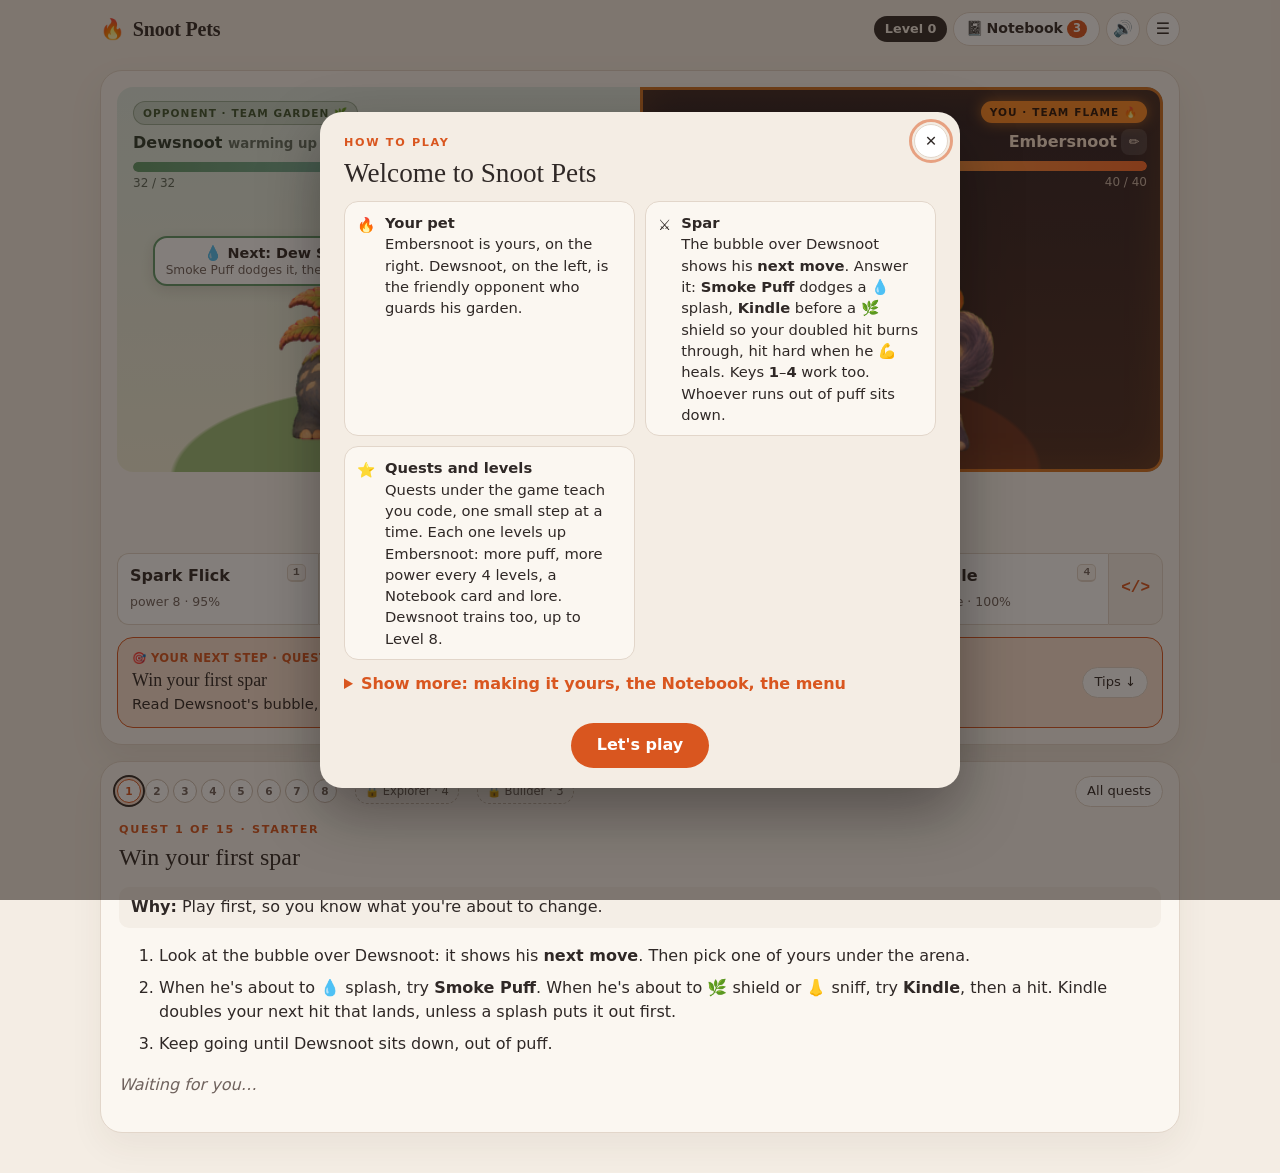
<file: index.html>
<!doctype html>
<html lang="en">
<head>
  <meta charset="utf-8">
  <meta name="viewport" content="width=device-width, initial-scale=1">
  <meta name="robots" content="noindex, nofollow">
  <title>Snoot Pets</title>
  <link rel="icon" href="data:image/svg+xml,<svg xmlns='http://www.w3.org/2000/svg' viewBox='0 0 100 100'><text y='.9em' font-size='90'>🔥</text></svg>">
  <link rel="stylesheet" href="game-parts/styles.css">
  <!-- This tiny script listens for typos in YOUR files (my-… and practice/…),
       so the red bar can say which file and line has the problem. -->
  <script>
    window.SNOOT_ERRORS = [];
    window.addEventListener("error", function (e) {
      var edited = (window.SNOOT_EDITED || {})[e.filename];          // a file you changed in the online editor
      var m = edited ? [0, edited] : String(e.filename || "").match(/(my-[a-z-]+\.js|practice\/[a-z-]+\.js)$/);
      if (m) window.SNOOT_ERRORS.push({ file: m[1], line: e.lineno, message: e.message });
    });
  </script>
</head>
<body>
  <main class="shell">
    <!-- TOP BAR: just the essentials. Everything else lives in the ☰ menu. -->
    <header class="top">
      <div class="brand"><span aria-hidden="true">🔥</span> Snoot Pets</div>
      <nav class="top-actions">
        <span class="level" id="level">Level 0</span>
        <button type="button" class="top-btn" id="notebook-open" aria-label="Notebook">📓<span class="top-label"> Notebook</span><span class="nb-count" id="nb-count"></span></button>
        <button type="button" class="top-btn icon" id="sound-toggle" aria-pressed="true" aria-label="Sound on">🔊</button>
        <button type="button" class="top-btn icon" id="more-open" aria-label="Menu">☰</button>
      </nav>
    </header>

    <!-- Only shows when something needs your attention (or right after a change worked). -->
    <div id="checker" class="checker" role="status" aria-live="polite" hidden></div>

    <section class="arena-card" aria-label="Battle arena">
      <div class="arena" id="arena">
        <!-- LEFT: the opponent -->
        <div class="side side-dew">
          <span class="team-badge badge-them">OPPONENT · TEAM GARDEN 🌿</span>
          <div class="nameplate">
            <span>Dewsnoot <small id="dew-level">gentle</small></span>
            <span class="tags"><span class="tag" id="dew-shield" hidden>fern shield</span><span class="tag" id="dew-scent" hidden>has your scent</span></span>
          </div>
          <div class="bar"><div class="fill fill-dew" id="dew-bar"></div></div>
          <span class="puff" id="dew-puff">30 / 30</span>
          <div class="dew-stage">
            <!-- Dewsnoot's next move. It never lies: what it shows is what he does. -->
            <div class="intent" id="dew-intent" role="status" aria-live="polite" hidden></div>
            <div class="dew-mover" id="dew-mover">
              <div class="shield-bubble" id="shield-bubble" hidden></div>
              <div class="dew-scale"><div class="dew-sprite" id="dew-sprite" role="img" aria-label="Dewsnoot, the opponent: a slate-blue garden creature with a fern fan"></div></div>
            </div>
          </div>
        </div>
        <!-- RIGHT: your pet -->
        <div class="side side-ember">
          <span class="team-badge badge-you" id="badge-you">YOU · TEAM FLAME 🔥</span>
          <div class="nameplate">
            <span class="name-wrap"><span class="pet-name">Embersnoot</span><button type="button" class="rename-btn" id="rename-open" title="Try a new name" aria-label="Try a new name">✏️</button></span>
            <span class="tag" id="ember-charged" hidden>kindled ×2</span>
          </div>
          <div class="bar"><div class="fill fill-ember" id="ember-bar"></div></div>
          <span class="puff" id="ember-puff">40 / 40</span>
          <canvas id="ember-canvas" class="ember-canvas" role="img" aria-label="Your pet: a painted fire creature with a crown of flames, a soot mask and a flame-tipped tail"></canvas>
          <!-- Try a new name: a preview, plus the line to paste into my-embersnoot.js -->
          <div class="rename-pop" id="rename-pop" hidden>
            <label for="rename-input"><b>Try a new name</b></label>
            <input id="rename-input" maxlength="18" autocomplete="off">
            <p class="small">This is a preview. To keep it, put this line in <code>my-embersnoot.js</code> (replace the <code>name:</code> line), then save ⌘S and reload ⌘R:</p>
            <pre class="rename-line"><code id="rename-line"></code></pre>
            <div class="rename-actions"><button type="button" class="primary" id="rename-copy">Copy line</button><button type="button" class="chip" id="rename-close">Done</button></div>
          </div>
        </div>
        <div class="action-banner" id="action-banner" aria-hidden="true"></div>
        <div class="fx" id="fx" aria-hidden="true"></div>
      </div>

      <p class="battle-log" id="battle-log" role="status" aria-live="polite">Getting ready…</p>
      <div class="moves" id="moves"></div>
      <div class="arena-foot"><button type="button" class="primary" id="rematch" hidden>Spar again</button></div>
      <!-- 🎯 YOUR NEXT STEP: the current quest and what to do now, always in view. -->
      <div class="next-step" id="next-step" role="region" aria-label="Your next step" hidden></div>
      <div class="save-reminder" id="save-reminder" role="status" hidden></div>
    </section>

    <section class="peek" id="peek" hidden aria-labelledby="peek-title">
      <div class="peek-head"><h2 id="peek-title">Code</h2><button type="button" class="chip" id="peek-close">Close</button></div>
      <pre class="peek-code"><code id="peek-code"></code></pre>
      <p class="eyebrow">WHAT EACH PIECE MEANS</p>
      <ul class="peek-notes" id="peek-notes"></ul>
      <p class="peek-try" id="peek-try"></p>
    </section>

    <!-- QUESTS: one at a time, right under the game. -->
    <section class="questbar" aria-label="Quests">
      <div class="qb-head">
        <div class="qb-dots" id="quest-dots" aria-label="Quest progress"></div>
        <button type="button" class="chip" id="all-quests-toggle" aria-expanded="false">All quests</button>
      </div>
      <div class="quest-card" id="quest-card"></div>
      <div class="all-quests" id="all-quests" hidden>
        <ol class="quest-list" id="quest-list"></ol>
        <div class="my-quests" id="my-quests" hidden></div>
        <p class="small">Each quest levels up <span class="pet-name">Embersnoot</span>: a little more puff and, every 4 levels, more power. It also unlocks a 📓 Notebook card. Dewsnoot gets tougher up to Level 8.</p>
      </div>
    </section>
  </main>

  <!-- ☰ MENU: the extras, out of the way of the game -->
  <aside class="drawer" id="more" hidden aria-labelledby="more-title">
    <div class="nb-head"><h2 id="more-title">☰ Menu</h2><button type="button" class="chip" id="more-close">Close</button></div>
    <div class="menu-block">
      <p class="eyebrow">YOUR FILES</p>
      <p id="menu-status">✓ Your files look good.</p>
      <p class="small">🔥 Your pet lives in <code>my-embersnoot.js</code>. <span class="local-only">Change it any time: save ⌘S, then reload ⌘R.</span></p>
      <p id="menu-edit" hidden><button type="button" class="chip" id="menu-edit-btn">✏️ Edit code</button> <span class="small">change your pet right here</span></p>
      <p class="small preview-note" id="preview-banner" hidden>🌐 You're playing online. Your code changes are kept in this browser only.</p>
    </div>
    <div class="menu-block">
      <p class="eyebrow">SPARRING</p>
      <p class="small">How tough is Dewsnoot?</p>
      <div class="menu-chips diff-chips" id="diff-chips" role="radiogroup" aria-label="Difficulty">
        <button type="button" class="chip" data-diff="gentle" role="radio">Gentle</button>
        <button type="button" class="chip" data-diff="normal" role="radio">Normal</button>
        <button type="button" class="chip" data-diff="fierce" role="radio">Fierce</button>
      </div>
      <p class="small" id="diff-note"></p>
      <p class="record" id="record"></p>
      <p class="small">Keys: press <kbd>1</kbd>–<kbd>4</kbd> to pick a move.</p>
    </div>
    <div class="menu-block">
      <p class="eyebrow">BEHIND THE SCENES</p>
      <p class="small">See the code that makes each part work:</p>
      <div class="menu-chips">
        <button type="button" class="chip" data-peek="bar">The puff bar</button>
        <button type="button" class="chip" data-peek="dew">Dewsnoot's moves</button>
        <button type="button" class="chip" data-peek="checker">The green/red bar</button>
      </div>
      <p class="small">Each move button also has its own <b>&lt;/&gt;</b>.</p>
    </div>
    <div class="menu-block">
      <p class="eyebrow">MORE</p>
      <p><button type="button" class="chip" id="howto-open">❓ How to play</button></p>
      <p><a href="guide.html">📖 Read the full guide</a></p>
      <p><button type="button" class="chip" id="start-over">Start over</button> <span class="small">wipes quests, level and wins</span></p>
    </div>
  </aside>

  <!-- The Notebook: slides in from the right -->
  <aside class="notebook" id="notebook" hidden aria-labelledby="nb-title">
    <div class="nb-head">
      <div><p class="eyebrow">WHAT I'VE LEARNED</p><h2 id="nb-title">📓 Notebook</h2></div>
      <button type="button" class="chip" id="notebook-close">Close</button>
    </div>
    <p class="small">One idea per card. Use Next and Back, or the ← → keys. Quests unlock new cards, and each learning chapter ends with one quick question.</p>
    <div class="nb-tabs" id="nb-tabs"></div>
    <article class="nb-card" id="nb-card"></article>
    <div class="nb-nav">
      <button type="button" class="chip" id="nb-back">← Back</button>
      <div class="nb-dots" id="nb-dots" aria-hidden="true"></div>
      <button type="button" class="primary" id="nb-next">Next →</button>
    </div>
  </aside>

  <!-- POP-UP: "How to play" and short intros. Closes with ✕, Esc, or a click outside. -->
  <!-- ✏️ CODE EDITOR: online only. Change your files right in the game. -->
  <aside class="editor" id="editor" hidden aria-labelledby="ed-title">
    <div class="nb-head">
      <div><p class="eyebrow">YOUR CODE</p><h2 id="ed-title">✏️ Edit code</h2></div>
      <button type="button" class="chip" id="ed-close">Close</button>
    </div>
    <label class="small" for="ed-file">File</label>
    <select id="ed-file" class="ed-file"></select>
    <div class="ed-box">
      <pre class="ed-gutter" id="ed-gutter" aria-hidden="true"></pre>
      <textarea id="ed-text" class="ed-text" spellcheck="false" autocomplete="off" autocorrect="off" autocapitalize="off" aria-label="Code"></textarea>
    </div>
    <p class="small" id="ed-status"></p>
    <div class="ed-actions">
      <button type="button" class="primary" id="ed-save">Save &amp; run</button>
      <button type="button" class="chip" id="ed-undo">Undo my typing</button>
      <button type="button" class="chip" id="ed-reset" hidden>Reset to original</button>
    </div>
    <p class="small">Change a word or number, then <b>Save &amp; run</b>. A <b>green</b> bar means it worked; a <b>red</b> one says which line to fix. Your version stays in this browser only.</p>
  </aside>

  <div class="modal-backdrop" id="modal" hidden>
    <div class="modal" role="dialog" aria-modal="true" aria-labelledby="modal-title">
      <button type="button" class="modal-x" id="modal-x" aria-label="Close">✕</button>
      <div id="modal-body"></div>
    </div>
  </div>

  <div class="toast" id="toast" role="status" aria-live="polite" hidden></div>

  <!-- The order matters: your pet's settings load first, then the game parts that use them. -->
  <!-- YOUR files. On your computer, the game reads them straight from the folder.
       Online, if you changed one in the game's ✏️ code editor, your version
       (kept in this browser) runs instead of the original. -->
  <script>
    (function () {
      var files = ["my-embersnoot.js", "my-lore.js", "my-quests.js", "practice/bug-hunt.js", "practice/my-functions.js"];
      var online = location.protocol !== "file:";
      window.SNOOT_EDITED = {};
      files.forEach(function (f) {
        var code = null;
        if (online) { try { code = localStorage.getItem("snoot-code:" + f); } catch (e) {} }
        var src = f;
        if (code != null) { src = URL.createObjectURL(new Blob([code], { type: "text/javascript" })); window.SNOOT_EDITED[src] = f; }
        document.write('<script src="' + src + '"><\/script>');
      });
    })();
  </script>
  <script src="game-parts/checker.js"></script>
  <script src="game-parts/sounds.js"></script>
  <script src="game-parts/notebook.js"></script>
  <script src="game-parts/embersnoot.js"></script>
  <script src="game-parts/dewsnoot.js"></script>
  <script src="game-parts/battle.js"></script>
  <script src="game-parts/editor.js"></script>
  <script src="game-parts/lessons.js"></script>
</body>
</html>
</file>
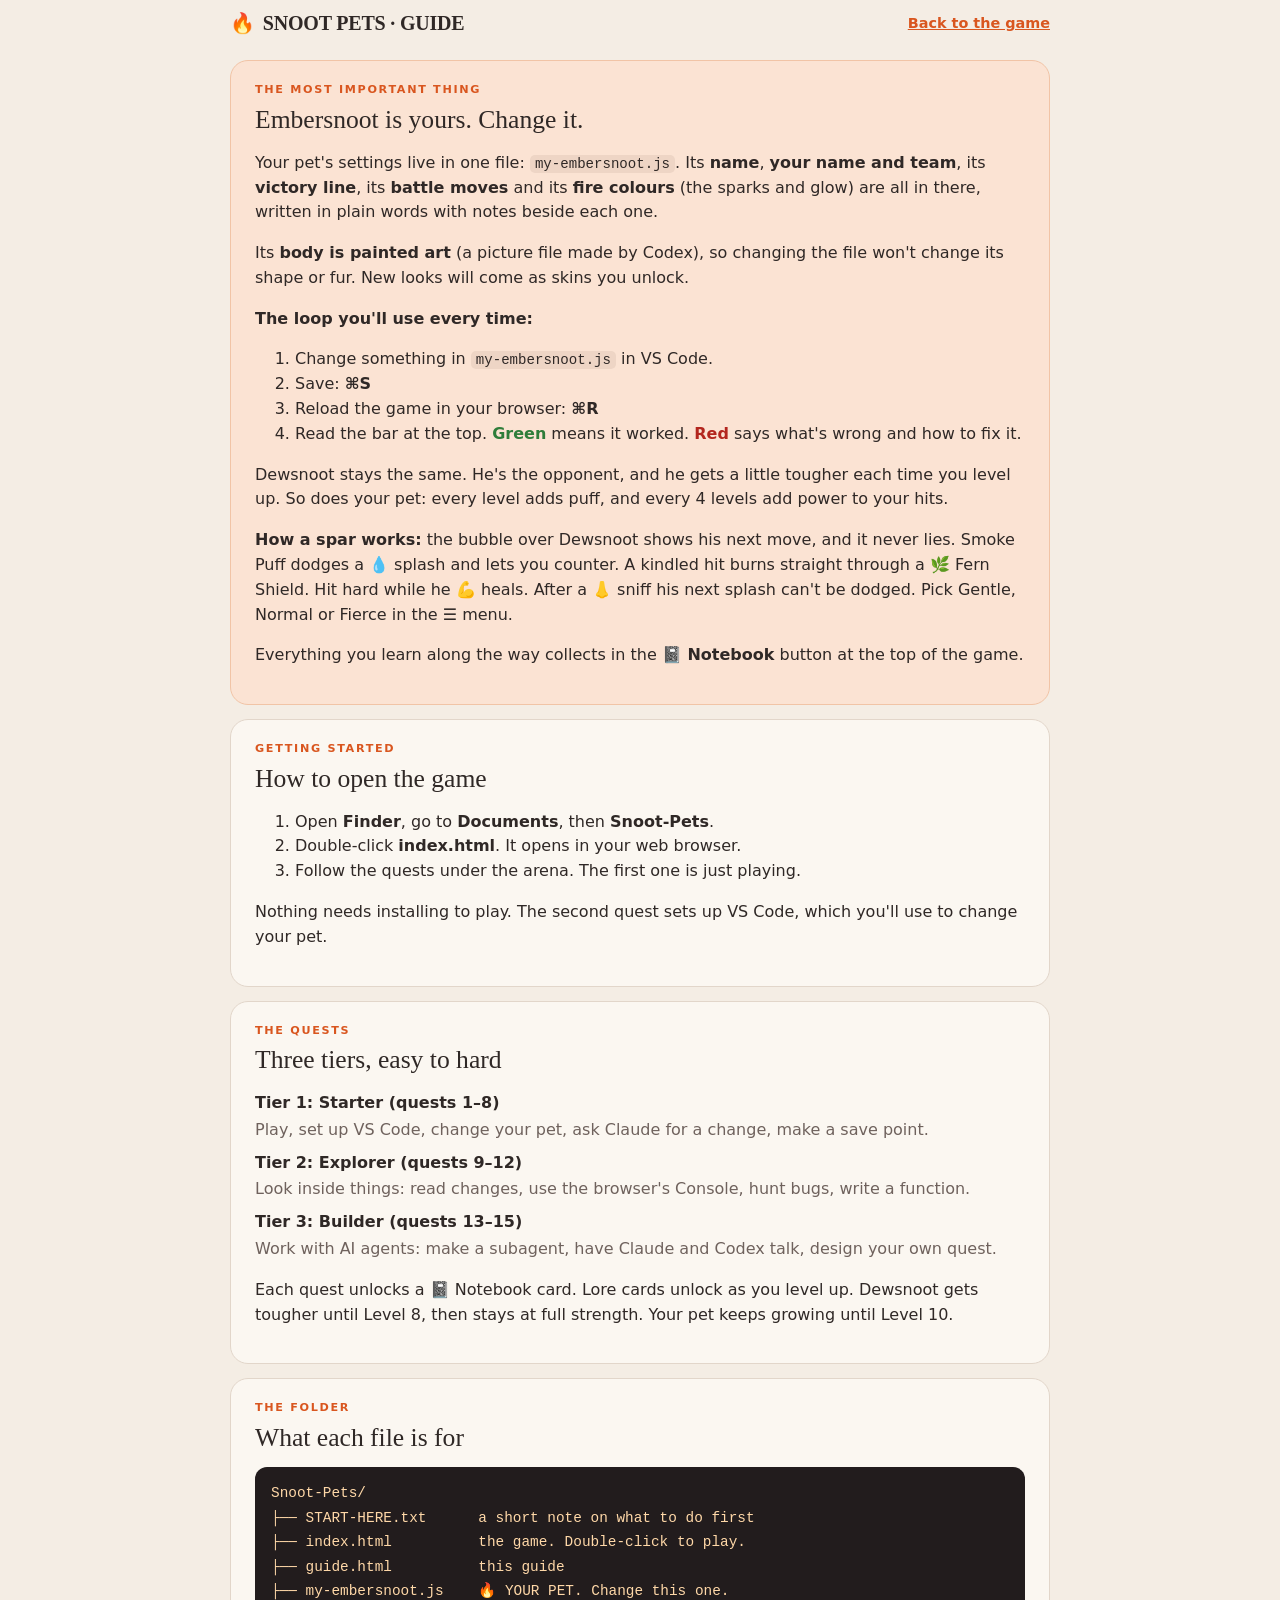
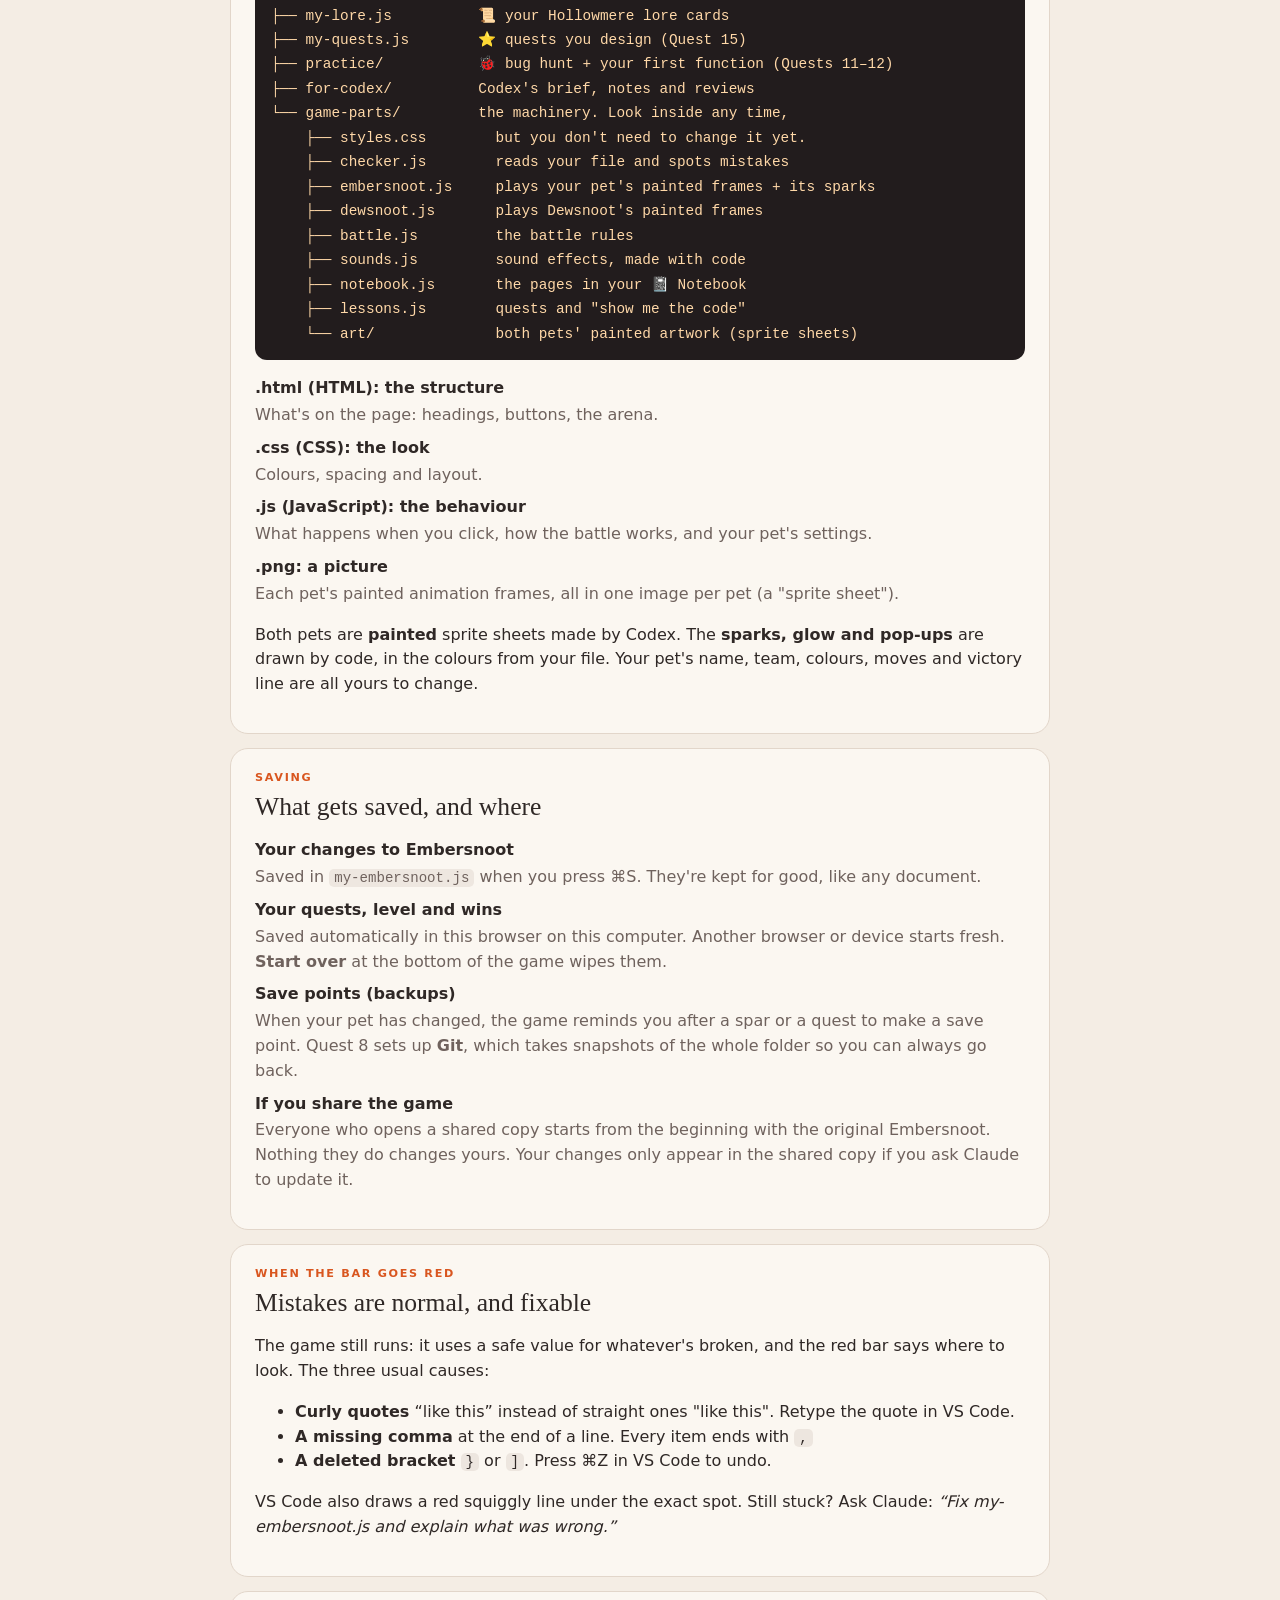
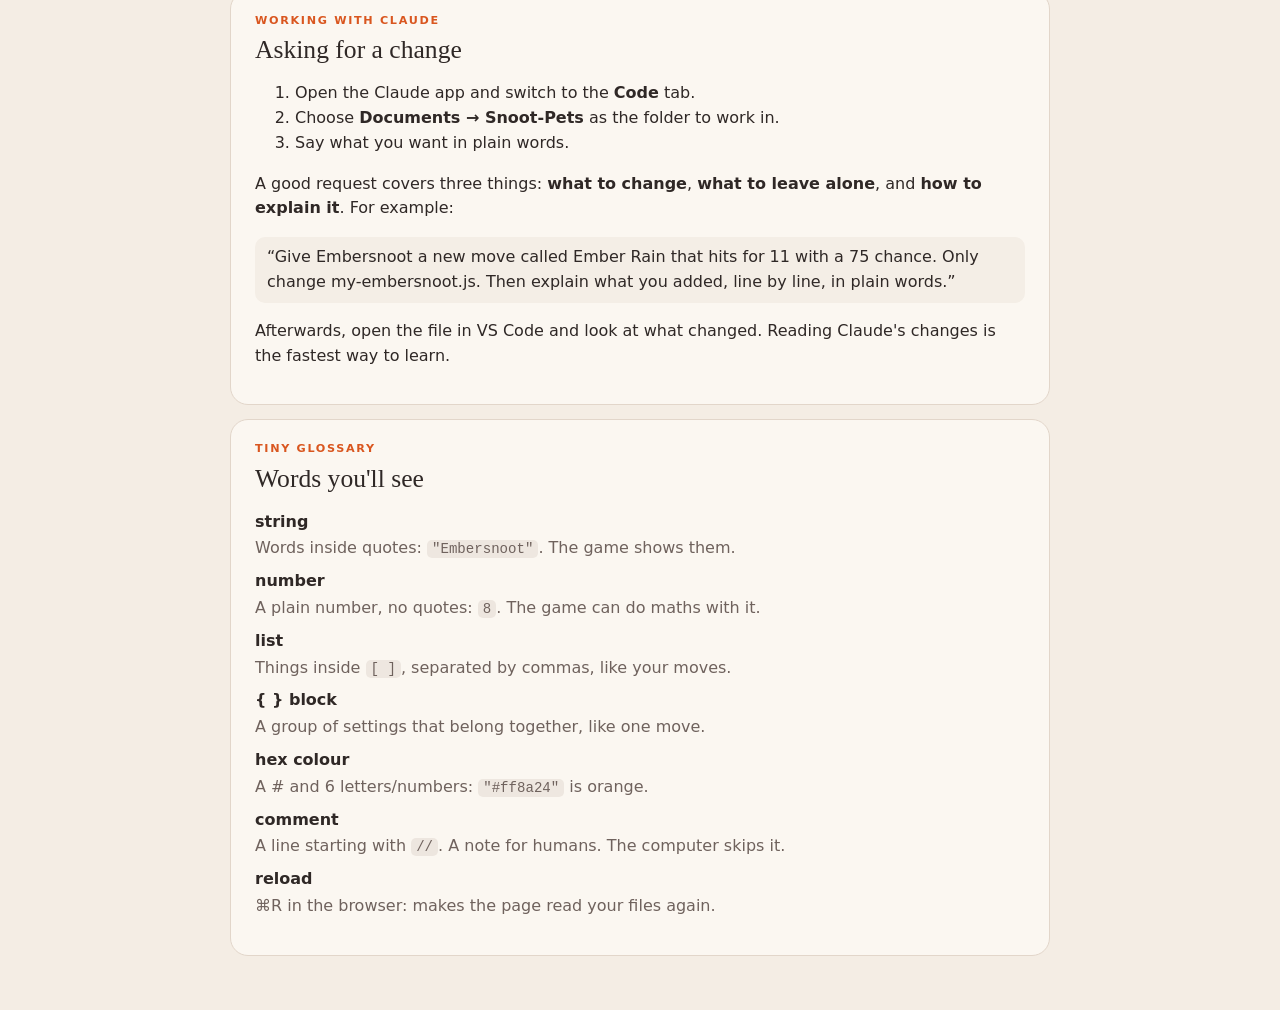
<file: guide.html>
<!doctype html>
<html lang="en">
<head>
  <meta charset="utf-8">
  <meta name="viewport" content="width=device-width, initial-scale=1">
  <meta name="robots" content="noindex, nofollow">
  <title>Snoot Pets — the guide</title>
  <link rel="icon" href="data:image/svg+xml,<svg xmlns='http://www.w3.org/2000/svg' viewBox='0 0 100 100'><text y='.9em' font-size='90'>🔥</text></svg>">
  <link rel="stylesheet" href="game-parts/styles.css">
</head>
<body>
  <main class="shell guide">
    <header class="top">
      <div class="brand"><span aria-hidden="true">🔥</span> SNOOT PETS · GUIDE</div>
      <nav class="top-links"><a href="index.html">Back to the game</a></nav>
    </header>

    <section class="big">
      <p class="eyebrow">THE MOST IMPORTANT THING</p>
      <h2>Embersnoot is yours. Change it.</h2>
      <p>Your pet's settings live in one file: <code>my-embersnoot.js</code>. Its <b>name</b>, <b>your name and team</b>, its <b>victory line</b>, its <b>battle moves</b> and its <b>fire colours</b> (the sparks and glow) are all in there, written in plain words with notes beside each one.</p>
      <p>Its <b>body is painted art</b> (a picture file made by Codex), so changing the file won't change its shape or fur. New looks will come as skins you unlock.</p>
      <p><b>The loop you'll use every time:</b></p>
      <ol>
        <li>Change something in <code>my-embersnoot.js</code> in VS Code.</li>
        <li>Save: <b>⌘S</b></li>
        <li>Reload the game in your browser: <b>⌘R</b></li>
        <li>Read the bar at the top. <b style="color:var(--good)">Green</b> means it worked. <b style="color:var(--bad)">Red</b> says what's wrong and how to fix it.</li>
      </ol>
      <p>Dewsnoot stays the same. He's the opponent, and he gets a little tougher each time you level up. So does your pet: every level adds puff, and every 4 levels add power to your hits.</p>
      <p><b>How a spar works:</b> the bubble over Dewsnoot shows his next move, and it never lies. Smoke Puff dodges a 💧 splash and lets you counter. A kindled hit burns straight through a 🌿 Fern Shield. Hit hard while he 💪 heals. After a 👃 sniff his next splash can't be dodged. Pick Gentle, Normal or Fierce in the ☰ menu.</p>
      <p>Everything you learn along the way collects in the <b>📓 Notebook</b> button at the top of the game.</p>
    </section>

    <section>
      <p class="eyebrow">GETTING STARTED</p>
      <h2>How to open the game</h2>
      <ol>
        <li>Open <b>Finder</b>, go to <b>Documents</b>, then <b>Snoot-Pets</b>.</li>
        <li>Double-click <b>index.html</b>. It opens in your web browser.</li>
        <li>Follow the quests under the arena. The first one is just playing.</li>
      </ol>
      <p>Nothing needs installing to play. The second quest sets up VS Code, which you'll use to change your pet.</p>
    </section>

    <section>
      <p class="eyebrow">THE QUESTS</p>
      <h2>Three tiers, easy to hard</h2>
      <dl>
        <dt>Tier 1: Starter (quests 1–8)</dt><dd>Play, set up VS Code, change your pet, ask Claude for a change, make a save point.</dd>
        <dt>Tier 2: Explorer (quests 9–12)</dt><dd>Look inside things: read changes, use the browser's Console, hunt bugs, write a function.</dd>
        <dt>Tier 3: Builder (quests 13–15)</dt><dd>Work with AI agents: make a subagent, have Claude and Codex talk, design your own quest.</dd>
      </dl>
      <p>Each quest unlocks a 📓 Notebook card. Lore cards unlock as you level up. Dewsnoot gets tougher until Level 8, then stays at full strength. Your pet keeps growing until Level 10.</p>
    </section>

    <section>
      <p class="eyebrow">THE FOLDER</p>
      <h2>What each file is for</h2>
<pre class="tree">Snoot-Pets/
├── START-HERE.txt      a short note on what to do first
├── index.html          the game. Double-click to play.
├── guide.html          this guide
├── my-embersnoot.js    🔥 YOUR PET. Change this one.
├── my-lore.js          📜 your Hollowmere lore cards
├── my-quests.js        ⭐ quests you design (Quest 15)
├── practice/           🐞 bug hunt + your first function (Quests 11–12)
├── for-codex/          Codex's brief, notes and reviews
└── game-parts/         the machinery. Look inside any time,
    ├── styles.css        but you don't need to change it yet.
    ├── checker.js        reads your file and spots mistakes
    ├── embersnoot.js     plays your pet's painted frames + its sparks
    ├── dewsnoot.js       plays Dewsnoot's painted frames
    ├── battle.js         the battle rules
    ├── sounds.js         sound effects, made with code
    ├── notebook.js       the pages in your 📓 Notebook
    ├── lessons.js        quests and "show me the code"
    └── art/              both pets' painted artwork (sprite sheets)</pre>
      <dl>
        <dt>.html (HTML): the structure</dt><dd>What's on the page: headings, buttons, the arena.</dd>
        <dt>.css (CSS): the look</dt><dd>Colours, spacing and layout.</dd>
        <dt>.js (JavaScript): the behaviour</dt><dd>What happens when you click, how the battle works, and your pet's settings.</dd>
        <dt>.png: a picture</dt><dd>Each pet's painted animation frames, all in one image per pet (a "sprite sheet").</dd>
      </dl>
      <p>Both pets are <b>painted</b> sprite sheets made by Codex. The <b>sparks, glow and pop-ups</b> are drawn by code, in the colours from your file. Your pet's name, team, colours, moves and victory line are all yours to change.</p>
    </section>

    <section>
      <p class="eyebrow">SAVING</p>
      <h2>What gets saved, and where</h2>
      <dl>
        <dt>Your changes to Embersnoot</dt><dd>Saved in <code>my-embersnoot.js</code> when you press ⌘S. They're kept for good, like any document.</dd>
        <dt>Your quests, level and wins</dt><dd>Saved automatically in this browser on this computer. Another browser or device starts fresh. <b>Start over</b> at the bottom of the game wipes them.</dd>
        <dt>Save points (backups)</dt><dd>When your pet has changed, the game reminds you after a spar or a quest to make a save point. Quest 8 sets up <b>Git</b>, which takes snapshots of the whole folder so you can always go back.</dd>
        <dt>If you share the game</dt><dd>Everyone who opens a shared copy starts from the beginning with the original Embersnoot. Nothing they do changes yours. Your changes only appear in the shared copy if you ask Claude to update it.</dd>
      </dl>
    </section>

    <section>
      <p class="eyebrow">WHEN THE BAR GOES RED</p>
      <h2>Mistakes are normal, and fixable</h2>
      <p>The game still runs: it uses a safe value for whatever's broken, and the red bar says where to look. The three usual causes:</p>
      <ul>
        <li><b>Curly quotes</b> “like this” instead of straight ones "like this". Retype the quote in VS Code.</li>
        <li><b>A missing comma</b> at the end of a line. Every item ends with <code>,</code></li>
        <li><b>A deleted bracket</b> <code>}</code> or <code>]</code>. Press ⌘Z in VS Code to undo.</li>
      </ul>
      <p>VS Code also draws a red squiggly line under the exact spot. Still stuck? Ask Claude: <i>“Fix my-embersnoot.js and explain what was wrong.”</i></p>
    </section>

    <section>
      <p class="eyebrow">WORKING WITH CLAUDE</p>
      <h2>Asking for a change</h2>
      <ol>
        <li>Open the Claude app and switch to the <b>Code</b> tab.</li>
        <li>Choose <b>Documents → Snoot-Pets</b> as the folder to work in.</li>
        <li>Say what you want in plain words.</li>
      </ol>
      <p>A good request covers three things: <b>what to change</b>, <b>what to leave alone</b>, and <b>how to explain it</b>. For example:</p>
      <p class="why">“Give Embersnoot a new move called Ember Rain that hits for 11 with a 75 chance. Only change my-embersnoot.js. Then explain what you added, line by line, in plain words.”</p>
      <p>Afterwards, open the file in VS Code and look at what changed. Reading Claude's changes is the fastest way to learn.</p>
    </section>

    <section>
      <p class="eyebrow">TINY GLOSSARY</p>
      <h2>Words you'll see</h2>
      <dl>
        <dt>string</dt><dd>Words inside quotes: <code>"Embersnoot"</code>. The game shows them.</dd>
        <dt>number</dt><dd>A plain number, no quotes: <code>8</code>. The game can do maths with it.</dd>
        <dt>list</dt><dd>Things inside <code>[ ]</code>, separated by commas, like your moves.</dd>
        <dt>{ } block</dt><dd>A group of settings that belong together, like one move.</dd>
        <dt>hex colour</dt><dd>A # and 6 letters/numbers: <code>"#ff8a24"</code> is orange.</dd>
        <dt>comment</dt><dd>A line starting with <code>//</code>. A note for humans. The computer skips it.</dd>
        <dt>reload</dt><dd>⌘R in the browser: makes the page read your files again.</dd>
      </dl>
    </section>
  </main>
</body>
</html>
</file>
<file: game-parts/styles.css>
/* =========================================================
   STYLES — the look of the page: colours, spacing, layout.
   Try changing a colour in :root below, save, and reload.
   ========================================================= */

:root {
  --paper: #f4ede4;
  --card: #fbf7f1;
  --ink: #2f2826;
  --muted: #6f625d;
  --line: #e2d6ca;
  --ember: #d9561f;
  --ember-soft: #fbe3d3;
  --moss: #5f7a45;
  --good: #2f7d3a;
  --good-bg: #e3f2df;
  --bad: #b3261e;
  --bad-bg: #fbe4e1;
}

* { box-sizing: border-box; }
/* Safety rule: anything switched to "hidden" stays hidden, whatever other styles say. */
[hidden] { display: none !important; }
body {
  margin: 0; background: var(--paper); color: var(--ink);
  font: 16px/1.55 ui-rounded, "Avenir Next", Avenir, "Segoe UI", system-ui, sans-serif;
}
button { font: inherit; color: inherit; cursor: pointer; }
button:focus-visible, a:focus-visible { outline: 3px solid rgba(217, 86, 31, .5); outline-offset: 2px; }
code { font-family: ui-monospace, SFMono-Regular, Menlo, monospace; font-size: .88em; background: rgba(120, 90, 70, .1); padding: 1px 5px; border-radius: 5px; }
.shell { width: min(1080px, calc(100% - 32px)); margin: 0 auto; padding-bottom: 40px; }

/* header */
.top { display: flex; justify-content: space-between; align-items: center; gap: 10px; padding: 12px 0; margin-bottom: 12px; }
.brand { font: 600 1.25rem/1 Georgia, "Times New Roman", serif; letter-spacing: -.01em; display: flex; gap: 8px; align-items: center; white-space: nowrap; }
.top-actions { display: flex; gap: 6px; align-items: center; }
.top-btn { display: inline-flex; align-items: center; gap: 2px; height: 34px; padding: 0 12px; border: 1px solid var(--line); background: #fff; border-radius: 99px; font-size: .88rem; font-weight: 700; }
.top-btn.icon { width: 34px; padding: 0; justify-content: center; font-size: 1rem; }
.top-btn:hover { border-color: var(--ember); }
.top-links { display: flex; gap: 14px; align-items: center; font-size: .9rem; }
.top-links a { color: var(--ember); font-weight: 700; }
.level { background: var(--ink); color: var(--paper); border-radius: 99px; padding: 3px 11px; font-weight: 700; font-size: .8rem; }
.preview-banner { margin: 14px 0 0; padding: 10px 14px; border-radius: 12px; background: #efe6f7; color: #4a3a5c; font-size: .9rem; }

/* green / red checker bar */
.checker { margin: 0 0 12px; border-radius: 14px; padding: 12px 16px; border: 2px solid transparent; }
.checker p { margin: 0; }
.checker.good { background: var(--good-bg); border-color: #b9dcb2; color: var(--good); display: flex; justify-content: space-between; align-items: center; gap: 10px; padding: 8px 12px; }
.checker.bad { background: var(--bad-bg); border-color: var(--bad); color: #5c1410; }
.checker-title { font-weight: 800; }
.checker ul { margin: 8px 0; padding-left: 20px; }
.checker li { margin: 4px 0; }
.checker-foot { font-size: .88rem; }

/* title */
.hero h1 { font: 500 clamp(2rem, 5.5vw, 3.4rem)/1.05 Georgia, "Times New Roman", serif; letter-spacing: -.03em; margin: 26px 0 8px; }
.vs { color: var(--muted); font-style: italic; font-size: .6em; }
.yours { margin: 0 0 18px; padding: 10px 14px; background: var(--ember-soft); border-radius: 12px; display: inline-block; }

/* arena */
.arena-card { background: var(--card); border: 1px solid var(--line); border-radius: 22px; padding: 16px; box-shadow: 0 14px 34px rgba(70, 45, 30, .08); }
.arena { position: relative; display: grid; grid-template-columns: minmax(0, 1fr) minmax(0, 1fr); border-radius: 16px; overflow: hidden; min-height: 330px; }
.side { position: relative; padding: 14px 16px 0; display: flex; flex-direction: column; }
.side-ember { background: radial-gradient(90% 60% at 40% 100%, #6b3220 0 40%, transparent 41%), linear-gradient(#2b1f24, #4a2b22); color: #ffe9d6; }
.side-dew { background: radial-gradient(100% 55% at 55% 102%, #9cbf7a 0 44%, transparent 45%), linear-gradient(#dde9e2, #f0eed8); color: #2c3a2c; }
.nameplate { display: flex; justify-content: space-between; align-items: center; font-weight: 800; gap: 8px; }
.nameplate small { font-weight: 600; opacity: .7; }
.tag { font-size: .72rem; padding: 2px 8px; border-radius: 99px; background: rgba(255, 210, 86, .25); border: 1px solid rgba(255, 210, 86, .6); }
.side-dew .tag { background: rgba(95, 122, 69, .15); border-color: rgba(95, 122, 69, .5); }
.bar { height: 10px; border-radius: 99px; background: rgba(0, 0, 0, .25); margin-top: 6px; overflow: hidden; }
.side-dew .bar { background: rgba(0, 0, 0, .1); }
.fill { height: 100%; width: 100%; border-radius: 99px; transition: width .5s ease; }
.fill-ember { background: linear-gradient(90deg, #ff6b2b, #ffd256); }
.fill-dew { background: linear-gradient(90deg, #5f9a6a, #9fd3e6); }
.puff { font-size: .75rem; opacity: .75; margin-top: 2px; }
/* Codex painted Embersnoot facing left, toward Dewsnoot, so no mirroring is needed. */
.ember-canvas { display: block; width: 260px; height: 280px; margin: auto auto 0; }
.dew-stage { margin-top: auto; height: 240px; display: flex; align-items: flex-end; justify-content: center; }
.dew-mover { position: relative; width: 192px; height: 208px; margin-bottom: 6px; }
/* Dewsnoot's art faces left; the minus sign mirrors him so he faces right, toward your pet. */
.dew-scale { width: 192px; height: 208px; transform: scale(-1.12, 1.12); transform-origin: 50% 100%; }
.dew-sprite { width: 192px; height: 208px; background: url("art/dewsnoot.png") no-repeat 0 0 / 1536px 2288px; }
.fx { position: absolute; inset: 0; pointer-events: none; }
.fx-spark, .fx-drop { position: absolute; left: 0; top: 0; width: 12px; height: 12px; margin: -6px; border-radius: 50%; }
.fx-spark { background: radial-gradient(circle, #fff6c2, #ffb030 50%, rgba(255, 90, 20, 0) 72%); }
.fx-drop { background: radial-gradient(circle at 35% 35%, #ffffff, #9fe0f4 45%, rgba(80, 160, 200, .2) 75%); border-radius: 50% 50% 50% 50% / 60% 60% 40% 40%; }

.battle-log { min-height: 3.4em; margin: 14px 4px 10px; font: 1.05rem/1.4 Georgia, "Times New Roman", serif; text-align: center; }
.battle-log span { display: block; }
.log-old { opacity: .55; font-size: .9em; }
.moves { display: grid; grid-template-columns: repeat(auto-fit, minmax(160px, 1fr)); gap: 8px; }
.move { display: flex; }
.move-btn { flex: 1; text-align: left; padding: 10px 12px; border: 1px solid var(--line); border-right: 0; border-radius: 12px 0 0 12px; background: #fff; }
.move-btn:hover:not(:disabled) { border-color: var(--ember); background: #fff8f2; }
.move-btn:disabled { opacity: .5; cursor: default; }
.move-name { display: block; font-weight: 800; }
.move-detail { font-size: .78rem; color: var(--muted); }
.peek-btn { padding: 0 12px; border: 1px solid var(--line); border-radius: 0 12px 12px 0; background: #f6efe8; font-family: ui-monospace, Menlo, monospace; font-weight: 700; color: var(--ember); }
.peek-btn:hover { background: var(--ember-soft); }
.arena-foot { display: flex; flex-wrap: wrap; gap: 10px; justify-content: space-between; align-items: center; margin-top: 12px; }
.peeks { font-size: .85rem; color: var(--muted); display: flex; flex-wrap: wrap; gap: 6px; align-items: center; }
.chip { border: 1px solid var(--line); background: #fff; border-radius: 99px; padding: 4px 11px; font-size: .82rem; }
.chip:hover { border-color: var(--ember); }
.primary { border: 0; background: var(--ember); color: #fff; border-radius: 99px; padding: 9px 18px; font-weight: 800; }
.primary:hover { background: #b9440f; }

/* code peek */
.peek { margin-top: 16px; background: #221c1d; color: #f3e9e2; border-radius: 18px; padding: 18px 20px; }
.peek-head { display: flex; justify-content: space-between; align-items: center; gap: 10px; }
.peek h2 { margin: 0; font: 500 1.4rem Georgia, serif; }
.peek .chip { background: transparent; color: inherit; border-color: #5a4a48; }
.peek-code { background: #151112; border-radius: 12px; padding: 14px; overflow-x: auto; font: .9rem/1.6 ui-monospace, Menlo, monospace; color: #ffd8a8; white-space: pre-wrap; }
.peek-code code { background: none; padding: 0; }
.peek .eyebrow { color: #e7a07a; }
.peek-notes { padding-left: 18px; margin: 6px 0 12px; }
.peek-notes li { margin: 6px 0; }
.peek-notes code, .peek-try code { background: #3a2e2d; color: #ffd8a8; }
.peek-try { margin: 0; padding-top: 10px; border-top: 1px solid #3d3231; font-size: .92rem; }

/* quests */
.quests { display: grid; grid-template-columns: minmax(220px, .8fr) 1.6fr; gap: 16px; margin-top: 22px; }
.eyebrow { margin: 0 0 6px; font-size: .7rem; font-weight: 800; letter-spacing: .15em; color: var(--ember); }
.quests h2 { margin: 0 0 10px; font: 500 1.8rem Georgia, serif; }
.quest-list { list-style: none; margin: 0; padding: 0; display: grid; gap: 6px; }
.quest { display: flex; gap: 10px; align-items: center; padding: 7px 10px; border-radius: 10px; color: var(--muted); }
.quest.current { background: var(--ember-soft); color: var(--ink); font-weight: 700; }
.quest.done { color: var(--good); }
.q-mark { display: grid; place-items: center; width: 24px; height: 24px; border-radius: 50%; border: 1px solid currentColor; font-size: .75rem; font-weight: 800; flex: none; }
.quest.done .q-mark { background: var(--good); color: #fff; border-color: var(--good); }
.small { font-size: .82rem; color: var(--muted); }
.quest-card { background: var(--card); border: 1px solid var(--line); border-radius: 18px; padding: 20px 22px; }
.quest-card h3 { margin: 0 0 8px; font: 500 1.5rem Georgia, serif; }
.why { background: #f4eee6; padding: 8px 12px; border-radius: 10px; }
.steps li, .ideas li { margin: 7px 0; }
.q-status { color: var(--muted); font-style: italic; }
.preview-note { background: #efe6f7; color: #4a3a5c; padding: 8px 12px; border-radius: 10px; font-size: .9rem; }

.foot { display: flex; justify-content: space-between; align-items: center; gap: 12px; flex-wrap: wrap; margin-top: 26px; padding-top: 16px; border-top: 1px solid var(--line); color: var(--muted); font-size: .9rem; }
.foot p { margin: 0; }
.toast { position: fixed; left: 50%; bottom: 20px; transform: translateX(-50%); width: min(560px, calc(100% - 32px)); background: var(--good); color: #fff; padding: 12px 16px; border-radius: 14px; box-shadow: 0 10px 30px rgba(0, 0, 0, .25); font-weight: 700; z-index: 10; }


/* who is who */
.team-badge { align-self: flex-start; font-size: .66rem; font-weight: 800; letter-spacing: .1em; padding: 3px 9px; border-radius: 99px; margin-bottom: 6px; }
.badge-you { align-self: flex-end; background: #ff8a24; color: #2b1408; box-shadow: 0 0 14px rgba(255, 138, 36, .6); }
.badge-them { background: rgba(60, 90, 50, .14); color: #3d5530; border: 1px solid rgba(60, 90, 50, .35); }
.side-ember { box-shadow: inset 0 0 0 3px rgba(255, 138, 36, .75), inset 0 0 40px rgba(255, 138, 36, .18); border-radius: 0 16px 16px 0; }
.side-ember .nameplate { flex-direction: row-reverse; }
.side-ember .puff { text-align: right; }
.side-ember .bar { transform: scaleX(-1); }

/* action banner, pop-ups, heal sparkles, shield bubble */
.action-banner { position: absolute; top: 46%; left: 50%; transform: translate(-50%, -50%) scale(.8); padding: 8px 16px; border-radius: 99px; font-weight: 800; white-space: nowrap; opacity: 0; transition: opacity .2s, transform .2s; pointer-events: none; z-index: 3; box-shadow: 0 6px 20px rgba(0, 0, 0, .25); }
.action-banner.show { opacity: 1; transform: translate(-50%, -50%) scale(1); }
.banner-ember { background: #ff8a24; color: #2b1408; }
.banner-dew { background: #e6f2dc; color: #2c4a24; border: 1px solid #9cbf7a; }
.fx-pop { position: absolute; font: 900 1.5rem/1 ui-rounded, "Avenir Next", system-ui, sans-serif; white-space: nowrap; text-shadow: 0 2px 0 rgba(0, 0, 0, .25), 0 0 8px rgba(255, 255, 255, .5); z-index: 4; }
.pop-dmg { color: #ff4a2b; font-size: 2rem; }
.pop-miss { color: #8d8d8d; }
.pop-heal { color: #3fae4f; font-size: 1.9rem; }
.pop-info { color: #ffd256; font-size: 1.05rem; -webkit-text-stroke: .5px #6b3a10; }
.fx-heal { position: absolute; color: #6fdc7c; font-size: 1.1rem; text-shadow: 0 0 6px #b8ffbf; z-index: 4; }
.shield-bubble { position: absolute; inset: 18% -8% -2% -8%; border-radius: 50% 50% 46% 46%; background: radial-gradient(ellipse at 50% 40%, rgba(160, 220, 140, .05), rgba(110, 180, 90, .28) 70%, rgba(80, 140, 60, .45)); border: 2px dashed rgba(70, 130, 50, .7); z-index: 2; animation: bubble 1.6s ease-in-out infinite; pointer-events: none; }
@keyframes bubble { 50% { transform: scale(1.04); } }

/* notebook drawer */
.notebook-btn { border: 1px solid var(--line); background: #fff; border-radius: 99px; padding: 3px 11px; font-size: .85rem; font-weight: 700; }
.notebook-btn:hover { border-color: var(--ember); }
.nb-count { background: var(--ember); color: #fff; border-radius: 99px; padding: 0 6px; font-size: .72rem; margin-left: 2px; }
.nb-count:empty { display: none; }
.notebook { position: fixed; top: 0; right: 0; bottom: 0; width: min(440px, 100%); background: var(--paper); border-left: 1px solid var(--line); box-shadow: -14px 0 40px rgba(40, 25, 15, .2); overflow-y: auto; padding: 20px 20px 40px; z-index: 20; }
.nb-head { display: flex; justify-content: space-between; align-items: flex-start; }
.nb-head h2 { margin: 0; font: 500 1.7rem Georgia, serif; }
.nb-page { background: var(--card); border: 1px solid var(--line); border-radius: 16px; padding: 14px 16px; margin: 12px 0; }
.nb-page h3 { margin: 0 0 6px; font: 500 1.2rem Georgia, serif; }
.nb-page p { margin: 6px 0; font-size: .93rem; }
.nb-from { font-size: .72rem; font-weight: 800; letter-spacing: .08em; color: var(--ember); text-transform: uppercase; }
.nb-page.locked { opacity: .55; background: transparent; border-style: dashed; }
.nb-page pre { background: #221c1d; color: #ffd8a8; border-radius: 10px; padding: 10px 12px; font: .82rem/1.55 ui-monospace, Menlo, monospace; white-space: pre-wrap; margin: 8px 0; }
.nb-takeaway { background: var(--ember-soft); border-radius: 10px; padding: 7px 10px; font-size: .9rem; }
.nb-pic { margin: 8px 0; }
.nb-strip { width: 346px; max-width: 100%; height: 62px; background: url("art/dewsnoot.png") no-repeat 0 0 / 461px 686px; border-radius: 8px; border: 1px solid var(--line); background-color: #fff; }
.nb-strip-labels { display: flex; font: .7rem ui-monospace, Menlo, monospace; color: var(--muted); }
.nb-strip-labels span { width: 57.6px; text-align: center; }
.nb-diagram { display: flex; gap: 8px; align-items: stretch; font-size: .82rem; }
.nb-box { flex: 1; border: 2px solid var(--line); border-radius: 12px; padding: 8px; text-align: center; background: #fff; }
.nb-box b { display: block; font-size: 1.4rem; }
.nb-box.dim { opacity: .5; border-style: dashed; }
.nb-swatches { display: flex; gap: 6px; flex-wrap: wrap; }
.nb-swatches span { padding: 4px 8px; border-radius: 8px; font: .78rem ui-monospace, Menlo, monospace; color: #fff; text-shadow: 0 1px 2px rgba(0,0,0,.5); }

/* notebook flashcards */
.nb-tabs { display: grid; grid-template-columns: 1fr 1fr; gap: 6px; margin: 12px 0; }
.nb-tab { display: flex; gap: 8px; align-items: center; text-align: left; border: 1px solid var(--line); background: #fff; border-radius: 12px; padding: 7px 9px; font-size: .8rem; }
.nb-tab small { display: block; color: var(--muted); font-size: .72rem; }
.nb-tab[aria-pressed="true"] { border-color: var(--ember); background: var(--ember-soft); }
.nb-tab-icon { font-size: 1.2rem; }
.nb-card { background: var(--card); border: 1px solid var(--line); border-radius: 16px; padding: 16px 18px; min-height: 300px; }
.nb-card h3 { margin: 2px 0 10px; font: 500 1.35rem Georgia, serif; }
.nb-card p { margin: 6px 0; font-size: .95rem; }
.nb-card.locked { opacity: .6; border-style: dashed; background: transparent; }
.nb-part { padding: 8px 0; border-top: 1px solid var(--line); }
.nb-label { margin: 0 0 4px !important; font-size: .68rem !important; font-weight: 800; letter-spacing: .14em; text-transform: uppercase; color: var(--muted); }
.nb-remember { background: var(--ember-soft); border: 0; border-radius: 10px; padding: 8px 10px; margin-top: 6px; }
.nb-card pre { background: #221c1d; color: #ffd8a8; border-radius: 10px; padding: 10px 12px; font: .82rem/1.55 ui-monospace, Menlo, monospace; white-space: pre-wrap; margin: 6px 0; }
.nb-quote { font-style: italic; background: #f4eee6; padding: 8px 10px; border-radius: 10px; }
.nb-nav { display: flex; justify-content: space-between; align-items: center; gap: 8px; margin-top: 12px; }
.nb-nav .chip:disabled { opacity: .4; cursor: default; }
.nb-dots { display: flex; gap: 5px; align-items: center; }
.nb-dot { width: 9px; height: 9px; border-radius: 50%; background: var(--line); }
.nb-dot.on { background: var(--ember); }
.nb-dot.q { width: 16px; height: 16px; display: grid; place-items: center; font-size: .65rem; font-weight: 800; color: #fff; background: #b9aa9e; }
.nb-dot.q.on { background: var(--ember); }
.nb-options { display: grid; gap: 8px; margin: 10px 0; }
.nb-option { text-align: left; border: 2px solid var(--line); background: #fff; border-radius: 12px; padding: 10px 12px; font-weight: 600; }
.nb-option:hover { border-color: var(--ember); }
.nb-option.right { border-color: var(--good); background: var(--good-bg); }
.nb-option.wrong { border-color: var(--bad); background: var(--bad-bg); }
.nb-feedback.good { color: var(--good); }
.nb-feedback.bad { color: var(--bad); }

/* what's new note */
.whats-new { margin: 0 0 12px; padding: 12px 14px; border-radius: 14px; background: #fff7e0; border: 2px solid #f1d27a; color: #4a3a12; display: flex; gap: 12px; align-items: flex-start; justify-content: space-between; }
/* "display: flex" above would beat the page's hidden switch, so this line makes hidden win. */
.whats-new[hidden] { display: none; }
.whats-new ul { margin: 6px 0 0; padding-left: 18px; }
.whats-new p { margin: 0; }
.quest.done button { all: unset; cursor: pointer; display: flex; gap: 10px; align-items: center; width: 100%; }
.quest.done button:hover .q-title { text-decoration: underline; }
.q-nb { margin-left: auto; font-size: .8rem; opacity: .7; }

/* quest tiers, practice boards, your quests, lore cards */
.tier-head { list-style: none; margin: 10px 0 2px; padding: 0 10px; font-size: .68rem; font-weight: 800; letter-spacing: .14em; text-transform: uppercase; color: var(--ember); }
.tier-head:first-child { margin-top: 0; }
.board { margin: 12px 0; padding: 10px 14px; border-radius: 12px; background: #f4eee6; border: 1px solid var(--line); }
.board-title { margin: 0 0 6px; font-weight: 800; }
.board ul { margin: 0; padding: 0; list-style: none; }
.board li { margin: 4px 0; font-family: ui-monospace, Menlo, monospace; font-size: .86rem; }
.board li.ok { color: var(--good); }
.board li.no { color: var(--bad); }
.board-bonus { margin: 4px 0 0; font-size: .88rem; color: var(--muted); }
.hint { margin: 6px 0; padding: 6px 12px; border-radius: 10px; background: #fff; border: 1px dashed var(--line); }
.hint summary { cursor: pointer; font-weight: 700; color: var(--ember); }
.hint p { margin: 6px 0 2px; }
.quest-card pre { background: #221c1d; color: #ffd8a8; border-radius: 10px; padding: 10px 12px; font: .8rem/1.55 ui-monospace, Menlo, monospace; white-space: pre-wrap; margin: 8px 0; }
.my-quests { margin-top: 14px; padding-top: 12px; border-top: 1px solid var(--line); }
.q-err { color: var(--bad); }
.nb-lore { background: #fbf3e2; }
.lore-text { font: 1.05rem/1.6 Georgia, "Times New Roman", serif; }

/* quest bar: one quest at a time under the game */
.questbar { margin-top: 16px; background: var(--card); border: 1px solid var(--line); border-radius: 22px; padding: 14px 16px 18px; box-shadow: 0 14px 34px rgba(70, 45, 30, .06); }
.qb-head { display: flex; justify-content: space-between; align-items: center; gap: 10px; flex-wrap: wrap; margin-bottom: 10px; }
.qb-dots { display: flex; align-items: center; gap: 4px; flex-wrap: wrap; }
.qd { width: 24px; height: 24px; border-radius: 50%; border: 1.5px solid #cdbfb2; background: #fff; color: var(--muted); font: 700 .66rem/1 ui-rounded, system-ui, sans-serif; display: grid; place-items: center; padding: 0; }
.qd.done { background: var(--good); border-color: var(--good); color: #fff; }
.qd.current { border-color: var(--ember); color: var(--ember); box-shadow: 0 0 0 3px rgba(217, 86, 31, .18); }
.qd.viewing { outline: 2px solid var(--ink); outline-offset: 2px; }
.qd:hover { border-color: var(--ember); }
.qd-gap { width: 10px; }
.questbar .quest-card { border: 0; padding: 4px 2px 0; background: transparent; }
.back-current { margin-bottom: 10px; }
.done-note { color: var(--good) !important; font-style: normal !important; }
.all-quests { margin-top: 14px; padding-top: 12px; border-top: 1px solid var(--line); }
.all-quests .quest-list { display: block; columns: 2 260px; column-gap: 18px; }
.all-quests .quest, .all-quests .tier-head { break-inside: avoid; }
.quest button { all: unset; cursor: pointer; display: flex; gap: 10px; align-items: center; width: 100%; }
.quest button:hover .q-title { text-decoration: underline; }

/* ☰ menu drawer (shares the Notebook's slide-in look) */
.drawer { position: fixed; top: 0; right: 0; bottom: 0; width: min(380px, 100%); background: var(--paper); border-left: 1px solid var(--line); box-shadow: -14px 0 40px rgba(40, 25, 15, .2); overflow-y: auto; padding: 20px 20px 40px; z-index: 20; }
.drawer h2 { margin: 0; font: 500 1.6rem Georgia, serif; }
.menu-block { background: var(--card); border: 1px solid var(--line); border-radius: 16px; padding: 12px 14px; margin: 12px 0; }
.menu-block p { margin: 6px 0; }
.menu-chips { display: flex; flex-wrap: wrap; gap: 6px; }
.menu-block a { color: var(--ember); font-weight: 700; }
.status-good { color: var(--good); font-weight: 800; }
.status-bad { color: var(--bad); font-weight: 800; }

/* try a new name */
.name-wrap { display: inline-flex; align-items: center; gap: 4px; }
.rename-btn { border: 0; background: rgba(255, 255, 255, .12); border-radius: 8px; width: 26px; height: 26px; font-size: .8rem; padding: 0; }
.rename-btn:hover { background: rgba(255, 255, 255, .25); }
.rename-pop { position: absolute; top: 74px; right: 12px; left: 12px; max-width: 330px; margin-left: auto; z-index: 6; background: var(--paper); color: var(--ink); border-radius: 14px; padding: 12px 14px; box-shadow: 0 12px 30px rgba(0, 0, 0, .35); }
.rename-pop input { width: 100%; margin: 6px 0; padding: 8px 10px; font: inherit; font-weight: 700; border: 2px solid var(--line); border-radius: 10px; }
.rename-pop input:focus { outline: none; border-color: var(--ember); }
.rename-pop .small { margin: 4px 0; }
.rename-line { margin: 6px 0; background: #221c1d; color: #ffd8a8; border-radius: 10px; padding: 8px 10px; font: .82rem ui-monospace, Menlo, monospace; white-space: pre-wrap; }
.rename-line code { background: none; padding: 0; color: inherit; }
.rename-actions { display: flex; gap: 8px; flex-wrap: wrap; }
.arena-foot:empty, .arena-foot:not(:has(> :not([hidden]))) { display: none; }

@media (max-width: 640px) {
  .top-label { display: none; }
  .brand { font-size: 1.05rem; }
  .level { font-size: .72rem; padding: 3px 8px; }
}

/* the pop-up */
.modal-backdrop { position: fixed; inset: 0; z-index: 30; background: rgba(30, 20, 16, .55); display: grid; place-items: center; padding: 16px; }
.modal { position: relative; width: min(640px, 100%); max-height: calc(100vh - 32px); overflow-y: auto; background: var(--paper); border-radius: 22px; padding: 22px 24px 20px; box-shadow: 0 24px 60px rgba(0, 0, 0, .35); }
.modal h2 { margin: 0 0 12px; font: 500 1.7rem/1.15 Georgia, serif; }
.modal-x { position: absolute; top: 12px; right: 12px; width: 34px; height: 34px; border-radius: 50%; border: 1px solid var(--line); background: #fff; font-size: .9rem; }
.modal-x:hover { border-color: var(--ember); }
.modal-news { background: #fff7e0; border: 1px solid #f1d27a; border-radius: 14px; padding: 10px 14px; margin-bottom: 14px; font-size: .92rem; }
.modal-news p { margin: 0; }
.modal-news ul { margin: 6px 0 0; padding-left: 18px; }
.howto-grid { display: grid; grid-template-columns: repeat(auto-fit, minmax(240px, 1fr)); gap: 10px; }
.howto-grid > div { display: flex; gap: 10px; align-items: flex-start; background: var(--card); border: 1px solid var(--line); border-radius: 14px; padding: 10px 12px; }
.howto-grid p { margin: 0; font-size: .92rem; line-height: 1.45; }
.ht-icon { font-size: 1.4rem; line-height: 1; padding-top: 2px; }
.modal-go { display: block; margin: 16px auto 0; padding: 10px 26px; font-size: 1rem; }

/* save-point reminder */
.save-reminder { margin-top: 12px; padding: 12px 14px; border-radius: 14px; background: #eef3fb; border: 2px solid #8fb1e3; color: #23395e; }
.save-reminder p { margin: 0 0 8px; }
.save-actions { display: flex; gap: 8px; flex-wrap: wrap; align-items: center; }

/* guide page */
.guide { max-width: 820px; }
.guide section { background: var(--card); border: 1px solid var(--line); border-radius: 18px; padding: 20px 24px; margin: 14px 0; }
.guide h2 { margin: 0 0 10px; font: 500 1.6rem Georgia, serif; }
.guide .big { background: var(--ember-soft); border-color: #f1c4a6; }
.tree { background: #221c1d; color: #ffd8a8; border-radius: 12px; padding: 14px 16px; font: .9rem/1.7 ui-monospace, Menlo, monospace; overflow-x: auto; }
.guide dt { font-weight: 800; margin-top: 8px; }
.guide dd { margin: 2px 0 0; color: var(--muted); }

@media (max-width: 720px) {
  .quests { grid-template-columns: 1fr; }
  .arena { min-height: 260px; }
  .side { padding: 10px 10px 0; }
  .dew-stage { height: 170px; }
  .dew-mover { width: 150px; height: 162px; }
  .dew-scale { transform: scale(-.78, .78); transform-origin: 50% 0; margin-left: -21px; }
  .ember-canvas { width: 160px; height: 172px; }
  .team-badge { font-size: .56rem; letter-spacing: .04em; padding: 2px 7px; }
  .dew-mover { margin-bottom: 0; }
  .hero h1 { margin-top: 18px; }
}
@media (max-width: 420px) {
  .side { padding: 8px 6px 0; }
  .nameplate { font-size: .86rem; gap: 4px; flex-wrap: wrap; }
  .tag { font-size: .64rem; padding: 1px 6px; }
  .team-badge { font-size: .5rem; letter-spacing: .02em; padding: 2px 6px; }
}
@media (prefers-reduced-motion: reduce) {
  * { transition: none !important; scroll-behavior: auto !important; animation: none !important; }
}

/* ---- Dewsnoot's bubble: his next move ---- */
.dew-stage { position: relative; }
.intent { position: absolute; top: 4px; left: 4%; z-index: 4; width: max-content; max-width: 62%;
  background: #fff; color: var(--ink); border: 2px solid #5f9a6a; border-radius: 14px; padding: 6px 11px; text-align: center;
  box-shadow: 0 4px 14px rgba(47, 40, 38, .14); font-size: .82rem; line-height: 1.3; }
.intent::after { content: ""; position: absolute; left: 70%; bottom: -8px; transform: rotate(45deg);
  width: 12px; height: 12px; background: #fff; border-right: 2px solid #5f9a6a; border-bottom: 2px solid #5f9a6a; }
.intent b { display: block; font-size: .9rem; }
.intent span { display: block; color: var(--muted); font-size: .76rem; }
.intent.pop { animation: intent-pop .28s ease-out; }
@keyframes intent-pop { from { transform: scale(.85); opacity: 0; } to { transform: scale(1); opacity: 1; } }
.tags { display: inline-flex; gap: 4px; flex-wrap: wrap; justify-content: flex-end; }

/* ---- Move buttons: number keys and level bonus ---- */
.move-btn .key { float: right; font: 700 .7rem/1 ui-monospace, monospace; color: var(--muted); border: 1px solid var(--line); border-bottom-width: 2px; border-radius: 5px; padding: 2px 5px; margin-left: 6px; background: #faf6f2; }
.move-detail .bonus { color: var(--ember); font-weight: 800; margin-left: 1px; }
kbd { font: 700 .75rem ui-monospace, monospace; border: 1px solid var(--line); border-bottom-width: 2px; border-radius: 5px; padding: 0 5px; background: #faf6f2; }

/* ---- ☰ Sparring: difficulty and record ---- */
.diff-chips .chip.on { background: var(--ink); color: var(--paper); border-color: var(--ink); }
.record { font-size: .86rem; margin: 8px 0 4px; }

/* ---- A little shake when a hit lands ---- */
.arena.shake-small { animation: shake-small .32s ease-out; }
.arena.shake-big { animation: shake-big .42s ease-out; }
@keyframes shake-small { 20% { transform: translate(-3px, 1px); } 40% { transform: translate(3px, -1px); } 60% { transform: translate(-2px, 0); } 80% { transform: translate(1px, 0); } }
@keyframes shake-big { 15% { transform: translate(-6px, 2px); } 30% { transform: translate(6px, -2px); } 45% { transform: translate(-4px, 1px); } 60% { transform: translate(4px, -1px); } 80% { transform: translate(-2px, 0); } }

@media (max-width: 700px) {
  .intent { font-size: .72rem; padding: 4px 8px; left: 3%; max-width: 94%; }
  .intent b { font-size: .78rem; }
  .intent span { font-size: .66rem; }
}
@media (prefers-reduced-motion: reduce) {
  .arena.shake-small, .arena.shake-big { animation: none; }
}
.modal a, .preview-note a { color: var(--ember); font-weight: 700; }

/* ---- ✏️ Code editor (online version only) ---- */
.editor { position: fixed; top: 0; right: 0; bottom: 0; width: min(620px, 100%); background: var(--paper); border-left: 1px solid var(--line); box-shadow: -14px 0 40px rgba(40, 25, 15, .2); overflow-y: auto; padding: 20px 20px 32px; z-index: 22; display: flex; flex-direction: column; gap: 8px; }
.editor h2 { margin: 0; font: 500 1.6rem Georgia, serif; }
.ed-file { font: inherit; padding: 6px 8px; border: 1px solid var(--line); border-radius: 10px; background: #fff; }
.ed-box { display: flex; flex: 1; min-height: 300px; border: 1px solid #3b3130; border-radius: 12px; overflow: hidden; background: #2b2322; }
.ed-gutter, .ed-text { font: 13px/1.55 ui-monospace, Menlo, monospace; margin: 0; padding: 12px 8px; }
.ed-gutter { color: #8d7c76; text-align: right; user-select: none; overflow: hidden; min-width: 2.6em; background: #241d1c; border-right: 1px solid #3b3130; }
.ed-text { flex: 1; resize: none; border: 0; outline: none; background: transparent; color: #f6ece4; white-space: pre; overflow: auto; tab-size: 2; caret-color: var(--ember); }
.ed-text::selection { background: rgba(255, 138, 36, .45); }
.ed-actions { display: flex; gap: 8px; flex-wrap: wrap; align-items: center; }
#ed-status { margin: 0; }
@media (max-width: 700px) { .editor { padding: 14px 12px 24px; } .ed-gutter, .ed-text { font-size: 12px; } }

/* ---- 🎯 Your next step (in the arena) and the quest card flash ---- */
.next-step { display: flex; align-items: center; gap: 12px; margin-top: 12px; padding: 12px 14px; border: 1.5px solid var(--ember); background: var(--ember-soft); border-radius: 16px; }
.ns-text { flex: 1; min-width: 0; }
.ns-text p { margin: 0; }
.ns-eyebrow { font-size: .72rem; font-weight: 700; letter-spacing: .04em; text-transform: uppercase; color: var(--ember); }
.ns-title { font: 500 1.12rem Georgia, serif; margin: 2px 0 !important; }
.ns-next { font-size: .92rem; }
.ns-actions { display: flex; gap: 8px; flex-wrap: wrap; justify-content: flex-end; }
.quest-card.flash { animation: card-flash 1.2s ease-out; }
@keyframes card-flash { 0% { box-shadow: 0 0 0 0 rgba(255, 138, 36, .6); } 100% { box-shadow: 0 0 0 14px rgba(255, 138, 36, 0); } }
@media (max-width: 700px) { .next-step { flex-direction: column; align-items: stretch; } .ns-actions { justify-content: flex-start; } }

/* ---- Later tiers and Notebook chapters, folded up until you reach them ---- */
.qd-locked { font-size: .72rem; color: var(--muted); border: 1.5px dashed #cdbfb2; border-radius: 99px; padding: 3px 9px; white-space: nowrap; }
.quest.locked { color: var(--muted); }
.quest.locked .q-mark { background: transparent; border: 0; }
.nb-more { margin: 4px 2px 0; grid-column: 1 / -1; color: var(--muted); }

/* ---- How to play: the optional extra boxes ---- */
.howto-more { margin-top: 12px; }
.howto-more summary { cursor: pointer; font-weight: 700; color: var(--ember); margin-bottom: 10px; }
</file>
